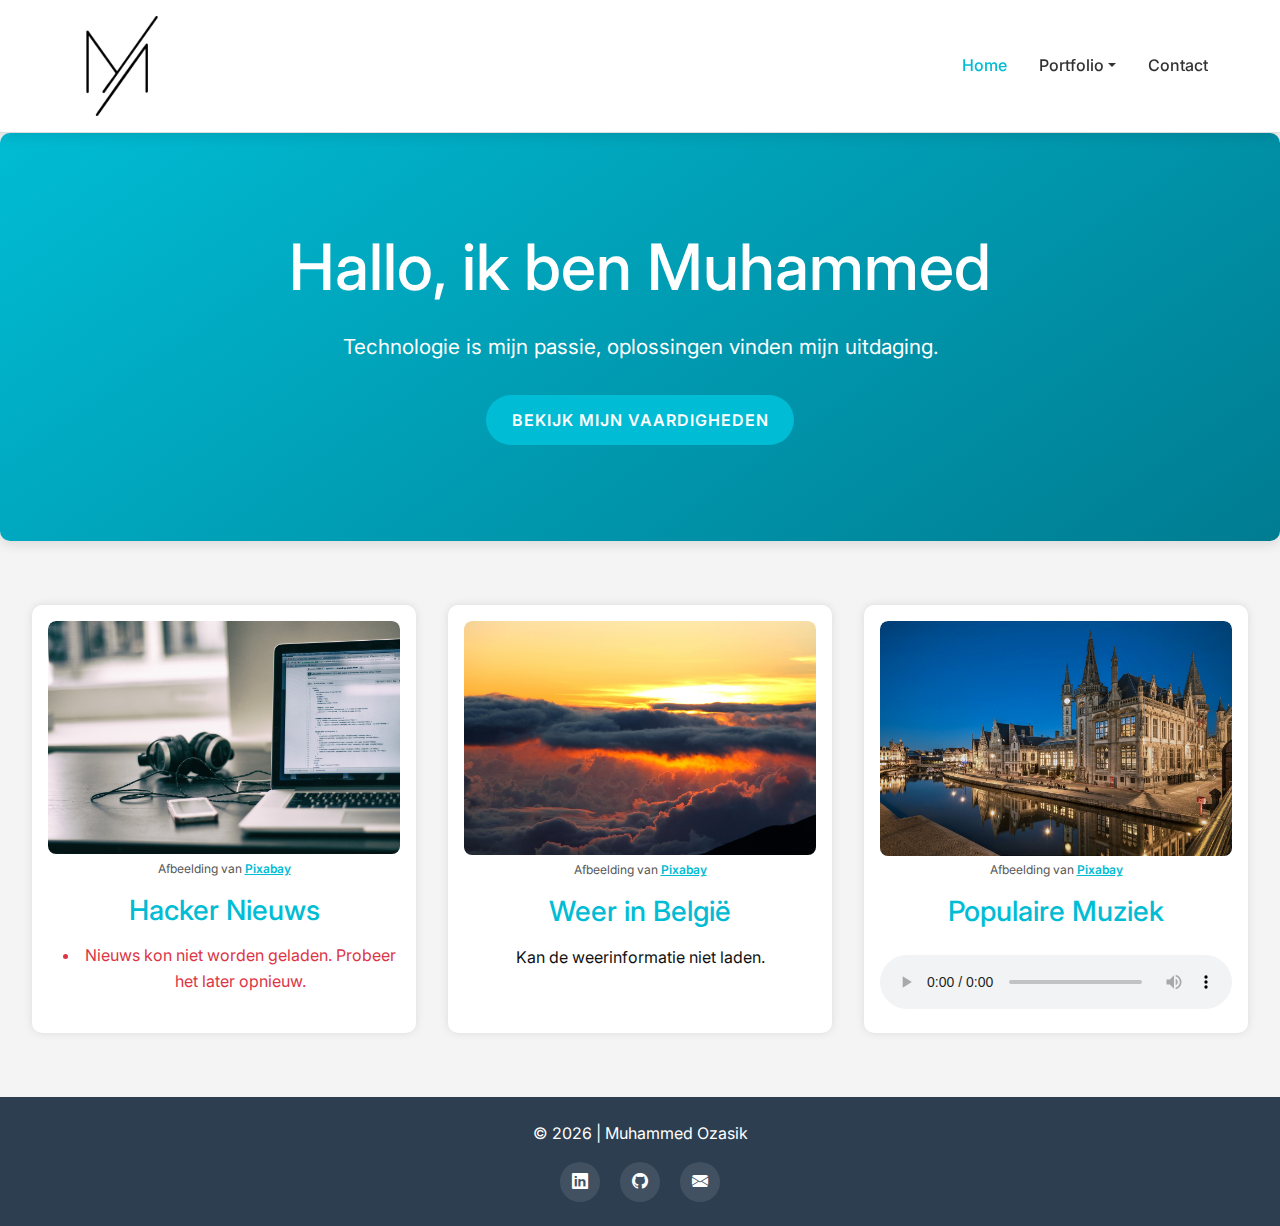
<file: index.html>
<!DOCTYPE html>
<html lang="nl">

<head>
  <meta charset="UTF-8" />
  <meta name="viewport" content="width=device-width, initial-scale=1.0" />
  <title>Mijn Portfolio</title>
  <!-- Bootstrap CSS -->
  <link href="https://cdn.jsdelivr.net/npm/bootstrap@5.3.3/dist/css/bootstrap.min.css" rel="stylesheet">

  <!-- Bootstrap Icons -->
  <link rel="stylesheet" href="https://cdn.jsdelivr.net/npm/bootstrap-icons@1.11.3/font/bootstrap-icons.min.css">

  <!-- Google Fonts -->
  <link href="https://fonts.googleapis.com/css2?family=Inter:wght@400;600;800&display=swap" rel="stylesheet">
  
  <!-- Custom CSS -->
  <link rel="stylesheet" href="css/reset.css" />
  <link rel="stylesheet" href="css/style.css" />
  <link href="https://fonts.googleapis.com/css2?family=Inter:wght@400;600;800&display=swap" rel="stylesheet">
</head>

<body>

  <header class="custom-header">
    <div class="custom-container">
      <a href="index.html">
        <img src="assets/images/logos/logo.png" alt="Mijn Logo" class="logo">
      </a>
      <nav>
        <a href="index.html" class="active">Home</a>
        <div class="dropdown">
          <button type="button" class="dropdown-toggle">Portfolio</button>
          <div class="dropdown-menu">
            <a href="over-mij.html">Over mij</a>
            <a href="vaardigheden.html">Vaardigheden</a>
            <a href="mijn-profielen.html">Mijn Profielen</a>
            <a href="netwinkel.html">NetWinkel</a>
            <a href="afrekenen.html">Afrekenen</a>
            <a href="mijn-top-locaties.html">Mijn Top Locaties</a>
          </div>
        </div>
        <a href="contact.html">Contact</a>
      </nav>
    </div>
  </header>


  <main>
    <section class="hero">
      <div class="hero-text">
        <h1>Hallo, ik ben <span>Muhammed</span></h1>
        <p>Technologie is mijn passie, oplossingen vinden mijn uitdaging.</p>
        <a href="vaardigheden.html" class="btn">Bekijk mijn vaardigheden</a>
      </div>
    </section>

    <section class="highlight-projects">
      <div class="projects-grid">
        <div class="project-card news-card">
  <figure class="project-figure">
    <img src="assets/images/news.jpg" alt="Nieuws afbeelding" />
    <figcaption>
      Afbeelding van <a href="https://pixabay.com/nl/photos/werk-programmeren-laptop-werkend-5801876/" target="_blank" rel="noopener noreferrer">Pixabay</a>
    </figcaption>
  </figure>
  <h3>Hacker Nieuws</h3>
  <ul id="nieuwsLijst">
    <li>Nieuws wordt geladen...</li>
  </ul>
</div>

<div class="project-card weer-card">
  <figure class="project-figure">
    <img src="assets/images/weer.jpg" alt="Weer afbeelding" />
    <figcaption>
      Afbeelding van <a href="https://pixabay.com/nl/photos/zonsopkomst-wolken-ochtend-sfeer-1282306/" target="_blank" rel="noopener noreferrer">Pixabay</a>
    </figcaption>
  </figure>
  <h3>Weer in België</h3>
  <p id="weer">Weerinformatie wordt geladen...</p>
</div>

<div class="project-card muziek-card">
  <figure class="project-figure">
    <img src="assets/images/muziek.jpg" alt="Muziek afbeelding" />
    <figcaption>
      Afbeelding van <a href="https://pixabay.com/nl/photos/dinant-huizen-waterkant-rivier-2220459/" target="_blank" rel="noopener noreferrer">Pixabay</a>
    </figcaption>
  </figure>
  <h3>Populaire Muziek</h3>
  <ul id="muzieklijst"></ul>
  <audio id="audioPlayer" controls style="width: 100%; margin-top: 10px;"></audio>
</div>

      </div>

    </section>
  </main>
  <footer class="text-center py-4">
    <div class="container">
      <p class="mb-3">&copy; <span id="huidigJaar"></span> | Muhammed Ozasik</p>
      <div class="social-icons">
        <a href="https://www.linkedin.com/in/muhammedozasik/" target="_blank"><i class="bi bi-linkedin"></i></a>
        <a href="https://github.com/MuhammedOzasik" target="_blank"><i class="bi bi-github"></i></a>
        <a href="mailto:muhammedozasik@gmail.com"><i class="bi bi-envelope-fill"></i></a>
      </div>
    </div>
  </footer>
  <!-- Custom JS -->
  <script src="js/scripts.js" defer></script>
  <script src="js/weer.js" defer></script>
  <script src="js/muziek.js" defer></script>
  <script src="js/news.js" defer></script>
</body>

</html>
</file>
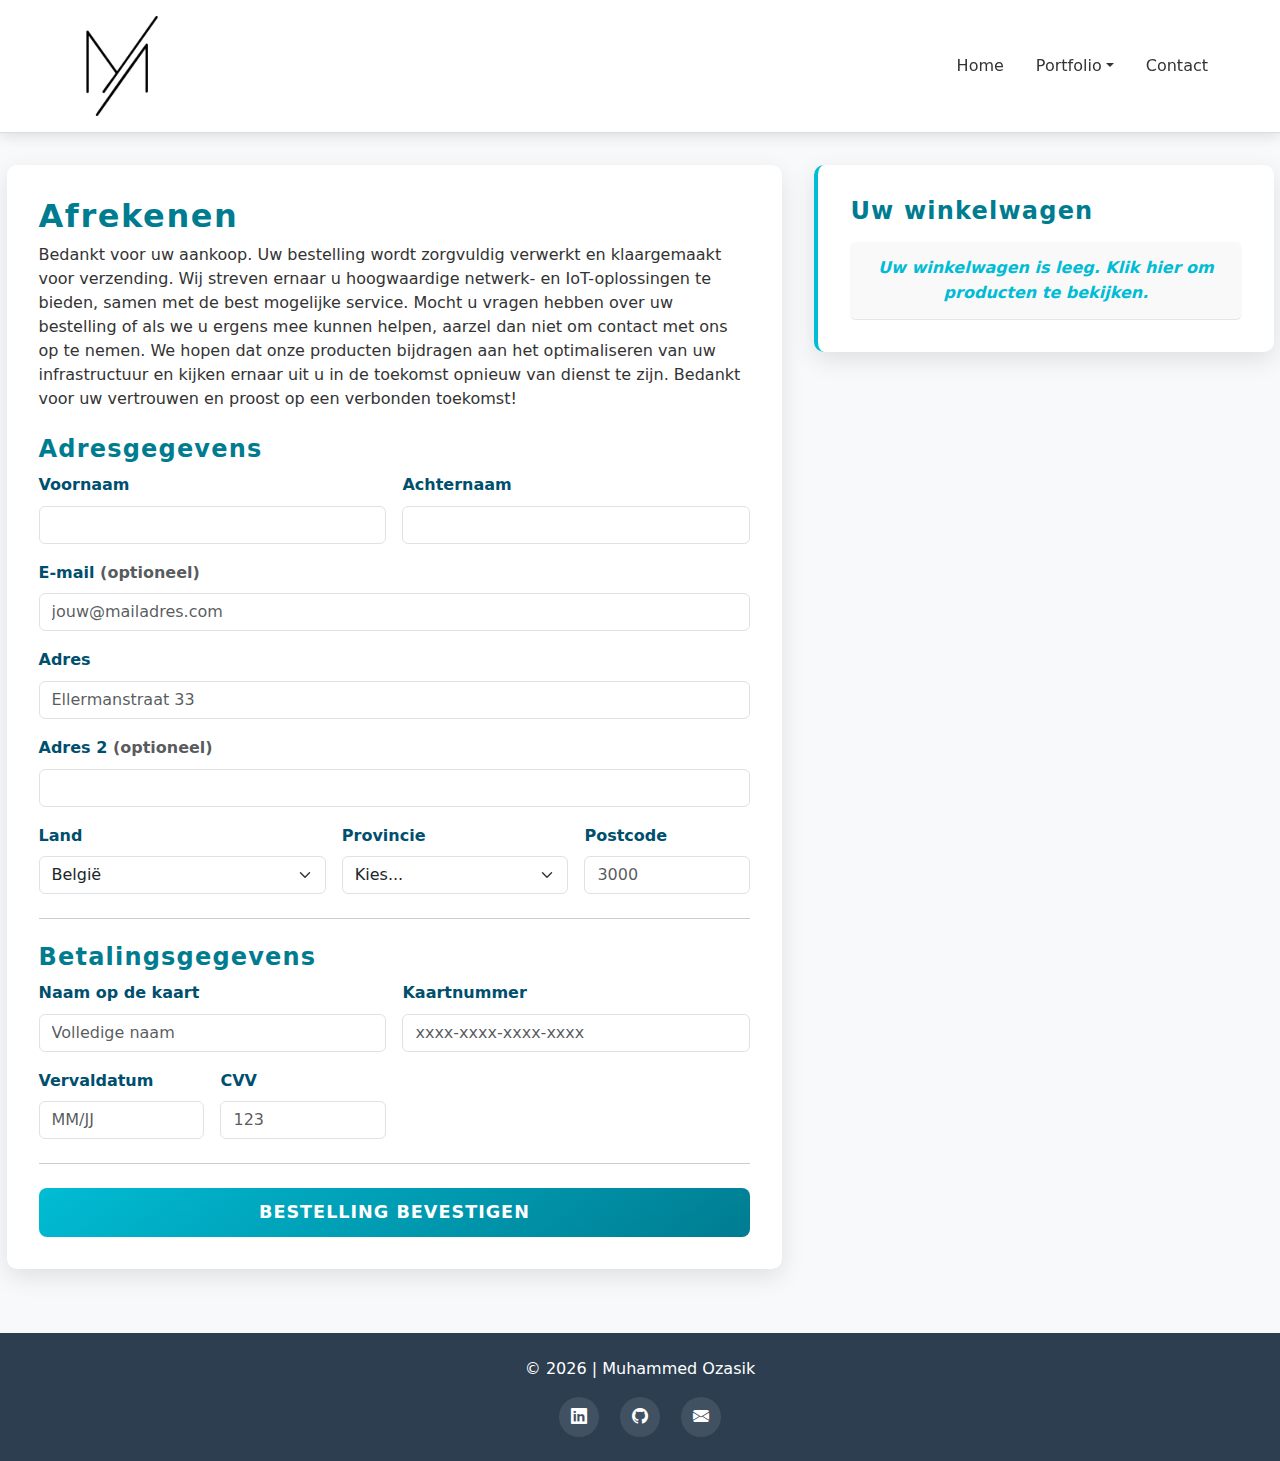
<file: afrekenen.html>
<!DOCTYPE html>
<html lang="nl-BE">

<head>
  <meta charset="UTF-8" />
  <meta name="viewport" content="width=device-width, initial-scale=1" />
  <title>Afrekenen | Mijn Portfolio</title>
  <!-- Bootstrap CSS -->
  <link href="https://cdn.jsdelivr.net/npm/bootstrap@5.3.3/dist/css/bootstrap.min.css" rel="stylesheet"
    crossorigin="anonymous" />

  <!-- Bootstrap Icons -->
  <link rel="stylesheet" href="https://cdn.jsdelivr.net/npm/bootstrap-icons@1.11.3/font/bootstrap-icons.min.css" />
  
  <!-- Custom CSS -->
  <link rel="stylesheet" href="css/reset.css" />
  <link rel="stylesheet" href="css/style.css" />
</head>

<body id="afrekenen">

  <header class="custom-header">
    <div class="custom-container">
      <a href="index.html">
        <img src="assets/images/logos/logo.png" alt="Mijn Logo" class="logo">
      </a>
      <nav>
        <a href="index.html">Home</a>
        <div class="dropdown">
          <button type="button" class="active dropdown-toggle">Portfolio</button>
          <div class="dropdown-menu">
            <a href="over-mij.html">Over mij</a>
            <a href="vaardigheden.html">Vaardigheden</a>
            <a href="mijn-profielen.html">Mijn Profielen</a>
            <a href="netwinkel.html">NetWinkel</a>
            <a href="afrekenen.html" class="active">Afrekenen</a>
            <a href="mijn-top-locaties.html">Mijn Top Locaties</a>
          </div>
        </div>
        <a href="contact.html">Contact</a>
      </nav>
    </div>
  </header>

  <div class="main-container">
    <div class="row afrekenen-layout">
      <main>
        <section>
          <h2>Afrekenen</h2>
          <p>
            Bedankt voor uw aankoop. Uw bestelling wordt zorgvuldig verwerkt en klaargemaakt voor verzending. Wij
            streven ernaar u hoogwaardige netwerk- en IoT-oplossingen te bieden, samen met de best mogelijke service.
            Mocht u vragen hebben over uw bestelling of als we u ergens mee kunnen helpen, aarzel dan niet om contact
            met ons op te nemen. We hopen dat onze producten bijdragen aan het optimaliseren van uw infrastructuur en
            kijken ernaar uit u in de toekomst opnieuw van dienst te zijn. Bedankt voor uw vertrouwen en proost op een
            verbonden toekomst!
          </p>
        </section>

        <section id="checkout-form" class="mt-4">
          <h4>Adresgegevens</h4>

          <form class="needs-validation" novalidate>
            <div class="row g-3">
              <div class="col-md-6">
                <label for="firstName" class="form-label">Voornaam</label>
                <input type="text" class="form-control" id="firstName" required />
                <div class="invalid-feedback">Gelieve uw voornaam in te geven.</div>
              </div>

              <div class="col-md-6">
                <label for="lastName" class="form-label">Achternaam</label>
                <input type="text" class="form-control" id="lastName" required />
                <div class="invalid-feedback">Gelieve uw achternaam in te geven.</div>
              </div>

              <div class="col-12">
                <label for="email" class="form-label">E-mail <span class="text-muted">(optioneel)</span></label>
                <input type="email" class="form-control" id="email" required placeholder="jouw@mailadres.com" />
                <div class="invalid-feedback">
                  Gelieve uw mailadres in te geven voor verzendingsdoeleinde.
                </div>
              </div>

              <div class="col-12">
                <label for="address" class="form-label">Adres</label>
                <input type="text" class="form-control" id="address" placeholder="Ellermanstraat 33" required />
                <div class="invalid-feedback">Gelieve uw adres in te geven.</div>
              </div>

              <div class="col-12">
                <label for="address2" class="form-label">Adres 2 <span class="text-muted">(optioneel)</span></label>
                <input type="text" class="form-control" id="address2" placeholder="" />
              </div>

              <div class="col-md-5">
                <label for="country" class="form-label">Land</label>
                <select class="form-select" id="country" required>
                  <option value="">Kies...</option>
                  <option value="belgium" selected>België</option>
                  <option value="netherlands">Nederland</option>
                  <option value="germany">Duitsland</option>
                </select>
                <div class="invalid-feedback">Gelieve uw land in te geven.</div>
              </div>

              <div class="col-md-4">
                <label for="state" class="form-label">Provincie</label>
                <select class="form-select" id="state" required>
                  <option value="">Kies...</option>
                  <option>Antwerpen</option>
                  <option>Vlaams-Brabant</option>
                  <option>Luik</option>
                </select>
                <div class="invalid-feedback">Gelieve uw provincie in te geven.</div>
              </div>

              <div class="col-md-3">
                <label for="zip" class="form-label">Postcode</label>
                <input type="text" class="form-control" id="zip" placeholder="3000" required />
                <div class="invalid-feedback">Gelieve uw postcode in te geven.</div>
              </div>
            </div>

            <hr class="my-4" />

            <h4>Betalingsgegevens</h4>

            <div class="row g-3">
              <div class="col-md-6">
                <label for="cc-name" class="form-label">Naam op de kaart</label>
                <input type="text" class="form-control" id="cc-name" placeholder="Volledige naam" required />
                <div class="invalid-feedback">Gelieve de naam op de kaart in te vullen.</div>
              </div>

              <div class="col-md-6">
                <label for="cc-number" class="form-label">Kaartnummer</label>
                <input type="text" class="form-control" id="cc-number" placeholder="xxxx-xxxx-xxxx-xxxx" required />
                <div class="invalid-feedback">Gelieve het kaartnummer in te vullen.</div>
              </div>

              <div class="col-md-3">
                <label for="cc-expiration" class="form-label">Vervaldatum</label>
                <input type="text" class="form-control" id="cc-expiration" placeholder="MM/JJ" required />
                <div class="invalid-feedback">Gelieve de vervaldatum in te vullen.</div>
              </div>

              <div class="col-md-3">
                <label for="cc-cvv" class="form-label">CVV</label>
                <input type="text" class="form-control" id="cc-cvv" placeholder="123" required />
                <div class="invalid-feedback">Gelieve de CVV in te vullen.</div>
              </div>
            </div>

            <hr class="my-4" />

            <button class="w-100 btn btn-primary btn-lg" type="submit">Bestelling bevestigen</button>
          </form>
        </section>
      </main>

      <aside>
        <h4>Uw winkelwagen</h4>
        <ul id="cart-items"></ul>
      </aside>
    </div>
  </div>
  <footer class="text-center py-4">
    <div class="container">
      <p class="mb-3">&copy; <span id="huidigJaar"></span> | Muhammed Ozasik</p>
      <div class="social-icons">
        <a href="https://www.linkedin.com/in/muhammedozasik/" target="_blank"><i class="bi bi-linkedin"></i></a>
        <a href="https://github.com/MuhammedOzasik" target="_blank"><i class="bi bi-github"></i></a>
        <a href="mailto:muhammedozasik@gmail.com"><i class="bi bi-envelope-fill"></i></a>
      </div>
    </div>
  </footer>
  <!-- Custom JS -->
  <script src="js/form-validation.js" defer></script>
  <script src="js/scripts.js" defer></script>
</body>

</html>
</file>
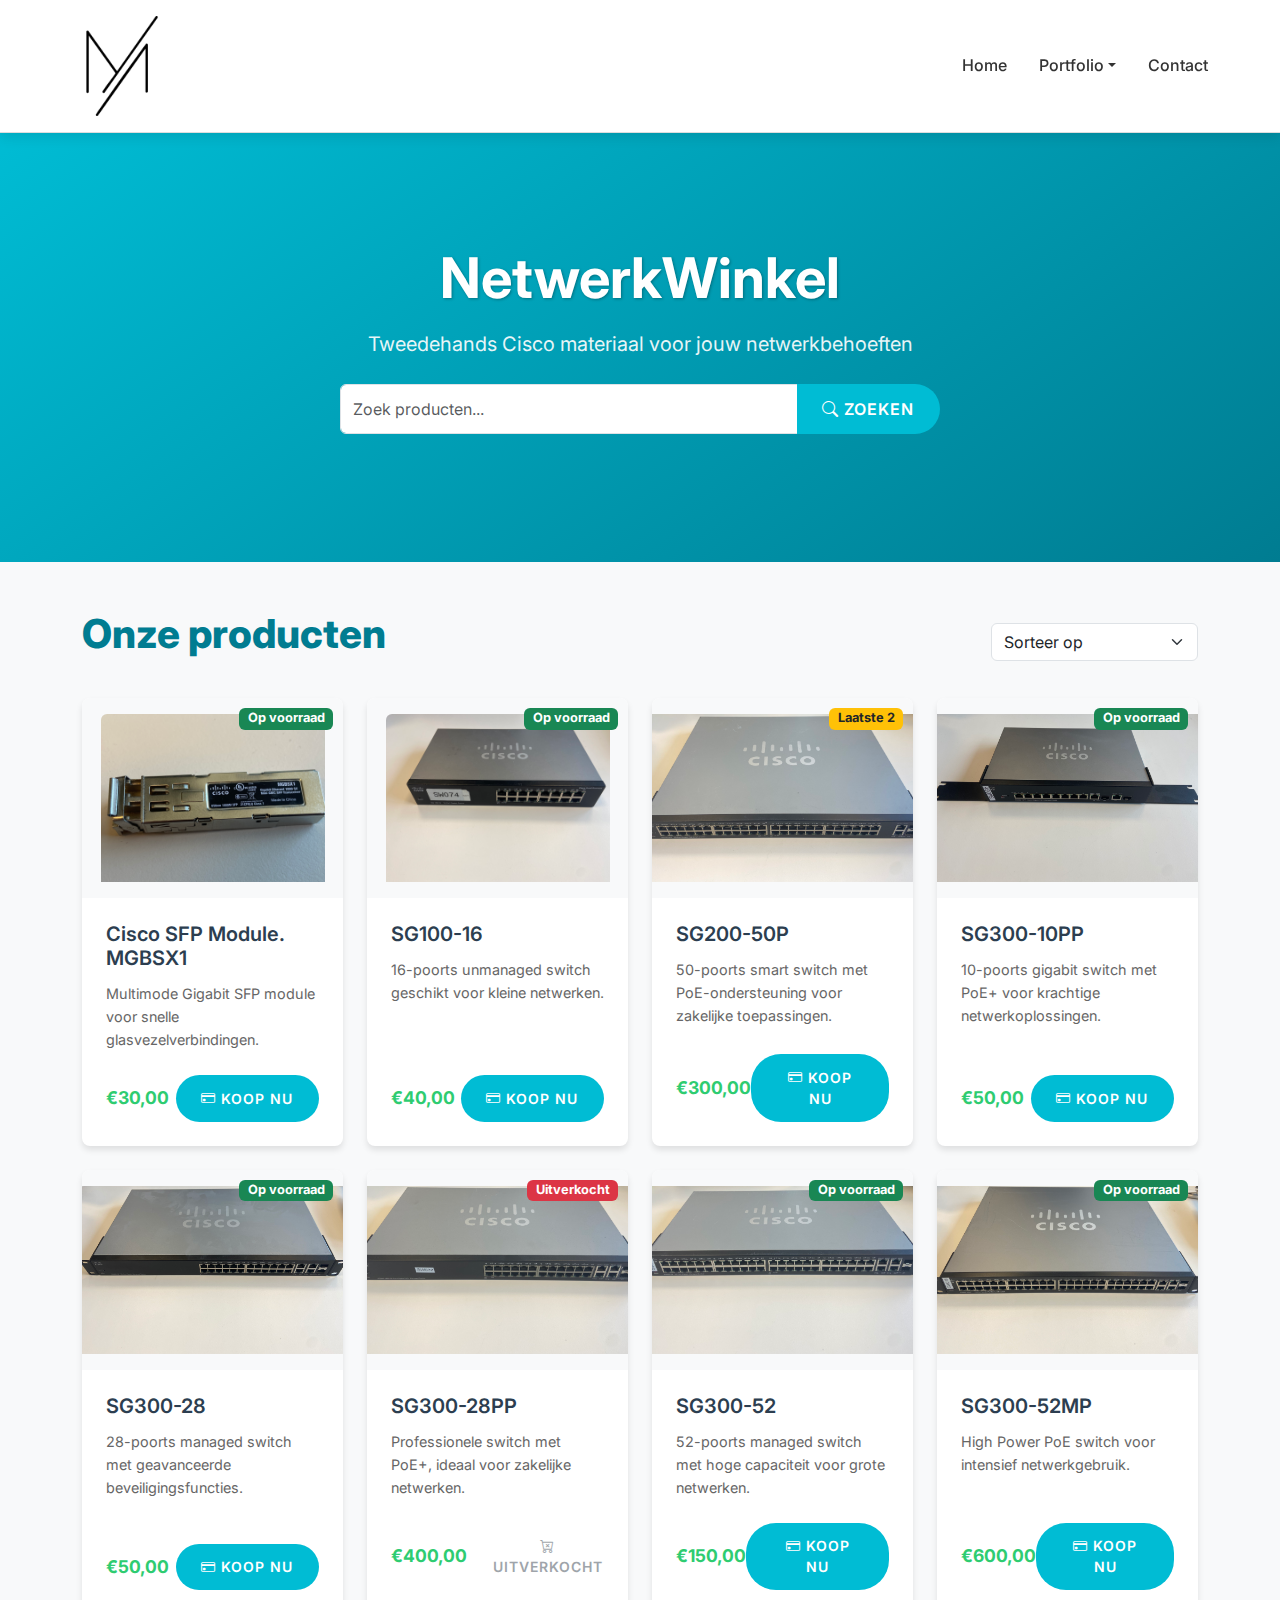
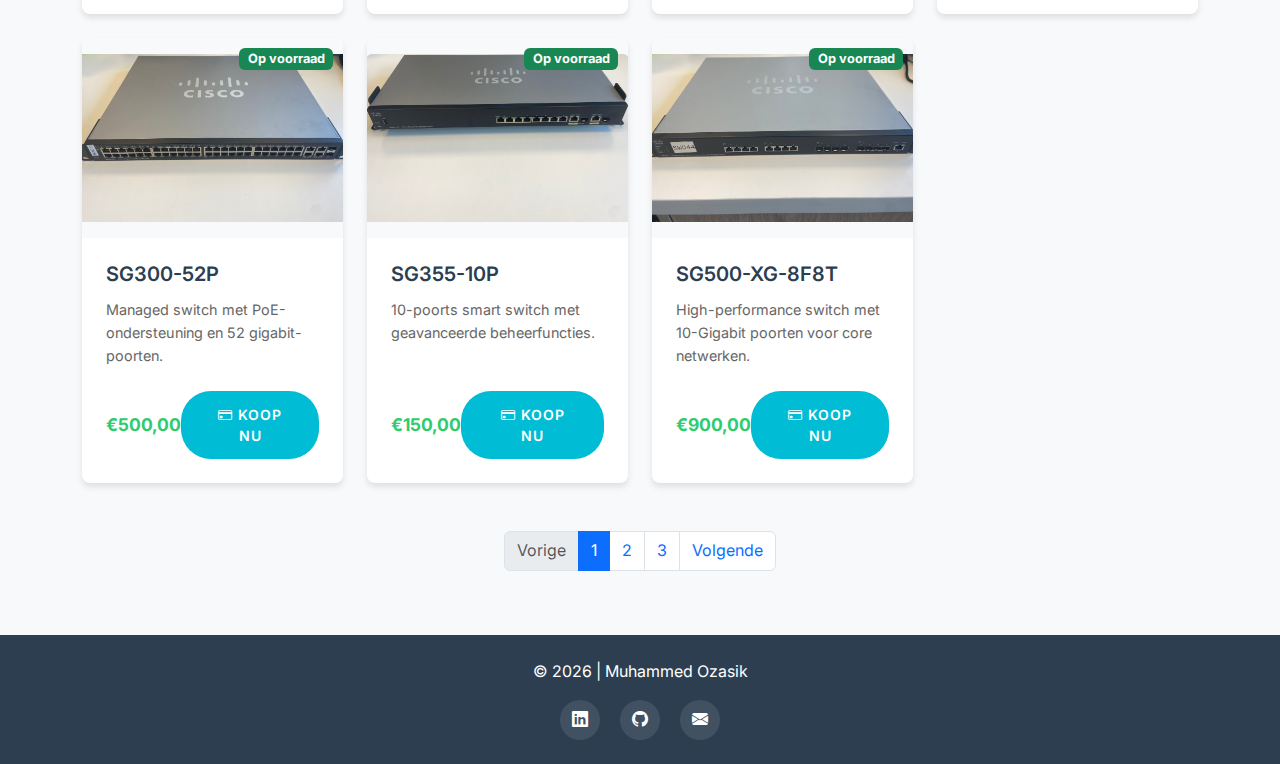
<file: netwinkel.html>
<!DOCTYPE html>
<html lang="nl">

<head>
  <meta charset="UTF-8">
  <meta name="viewport" content="width=device-width, initial-scale=1.0">
  <title>NetWinkel | Mijn Portfolio</title>
  <!-- Bootstrap CSS -->
  <link href="https://cdn.jsdelivr.net/npm/bootstrap@5.3.3/dist/css/bootstrap.min.css" rel="stylesheet">
  
  <!-- Bootstrap Icons -->
  <link rel="stylesheet" href="https://cdn.jsdelivr.net/npm/bootstrap-icons@1.11.3/font/bootstrap-icons.min.css">

  <!-- Google Fonts -->
  <link href="https://fonts.googleapis.com/css2?family=Inter:wght@400;600;800&display=swap" rel="stylesheet">

  <!-- Custom CSS -->
  <link rel="stylesheet" href="css/reset.css" />
  <link rel="stylesheet" href="css/style.css">
</head>

<body>

  <header class="custom-header">
    <div class="custom-container">
      <a href="index.html">
        <img src="assets/images/logos/logo.png" alt="Mijn Logo" class="logo">
      </a>
      <nav>
        <a href="index.html">Home</a>
        <div class="dropdown">
          <button type="button" class="active dropdown-toggle">Portfolio</button>
          <div class="dropdown-menu">
            <a href="over-mij.html">Over mij</a>
            <a href="vaardigheden.html">Vaardigheden</a>
            <a href="mijn-profielen.html">Mijn Profielen</a>
            <a href="netwinkel.html" class="active">NetWinkel</a>
            <a href="afrekenen.html">Afrekenen</a>
            <a href="mijn-top-locaties.html">Mijn Top Locaties</a>
          </div>
        </div>
        <a href="contact.html">Contact</a>
      </nav>
    </div>
  </header>

  <!-- Modern Hero Section -->
  <section class="netwinkel-hero">
    <div class="container text-center py-5">
      <h1 class="display-4 fw-bold mb-3">NetwerkWinkel</h1>
      <p class="lead mb-4">Tweedehands Cisco materiaal voor jouw netwerkbehoeften</p>
      <div class="hero-search">
        <div class="input-group mb-3">
          <input type="text" class="form-control" placeholder="Zoek producten..." aria-label="Search products">
          <button class="btn btn-primary" type="button">
            <i class="bi bi-search"></i> Zoeken
          </button>
        </div>
      </div>
    </div>
  </section>

  <!-- Main Content -->
  <main class="netwinkel-main py-5">
    <div class="container">
      <div class="row mb-4">
        <div class="col-12">
          <div class="d-flex justify-content-between align-items-center">
            <h2 class="section-title">Onze producten</h2>
            <div class="sorting">
              <select class="form-select">
                <option selected>Sorteer op</option>
                <option value="1">Prijs: Laag naar hoog</option>
                <option value="2">Prijs: Hoog naar laag</option>
                <option value="3">Meest populair</option>
              </select>
            </div>
          </div>
        </div>
      </div>

      <div class="row g-4">
        <!-- Product Card 1 -->
        <div class="col-md-4 col-lg-3">
          <article class="netwinkel-card">
            <div class="card-img-container">
              <img src="assets/images/netwinkel/Cisco SFP Module MGBSX1.jpg" class="card-img-top"
                alt="Cisco SFP Module MGBSX1">
              <span class="badge bg-success">Op voorraad</span>
            </div>
            <div class="card-body">
              <h5 class="card-title">Cisco SFP Module. MGBSX1</h5>
              <p class="card-text">Multimode Gigabit SFP module voor snelle glasvezelverbindingen.</p>
              <div class="d-flex justify-content-between align-items-center">
                <p class="price">€30,00</p>
                <a href="afrekenen.html?product=Cisco+SFP+Module+MGBSX1&price=30" class="btn btn-primary btn-sm">
                  <i class="bi bi-credit-card"></i> Koop nu
                </a>
              </div>
            </div>
          </article>
        </div>

        <!-- Product Card 2 -->
        <div class="col-md-4 col-lg-3">
          <article class="netwinkel-card">
            <div class="card-img-container">
              <img src="assets/images/netwinkel/SG100-16.jpg" class="card-img-top" alt="SG100-16">
              <span class="badge bg-success">Op voorraad</span>
            </div>
            <div class="card-body">
              <h5 class="card-title">SG100-16</h5>
              <p class="card-text">16-poorts unmanaged switch geschikt voor kleine netwerken.</p>
              <div class="d-flex justify-content-between align-items-center">
                <p class="price">€40,00</p>
                <a href="afrekenen.html?product=SG100-16&price=40" class="btn btn-primary btn-sm">
                  <i class="bi bi-credit-card"></i> Koop nu
                </a>
              </div>
            </div>
          </article>
        </div>

        <!-- Product Card 3 -->
        <div class="col-md-4 col-lg-3">
          <article class="netwinkel-card">
            <div class="card-img-container">
              <img src="assets/images/netwinkel/SG200-50P.jpg" class="card-img-top" alt="SG200-50P">
              <span class="badge bg-warning text-dark">Laatste 2</span>
            </div>
            <div class="card-body">
              <h5 class="card-title">SG200-50P</h5>
              <p class="card-text">50-poorts smart switch met PoE-ondersteuning voor zakelijke toepassingen.</p>
              <div class="d-flex justify-content-between align-items-center">
                <p class="price">€300,00</p>
                <a href="afrekenen.html?product=SG200-50P&price=300" class="btn btn-primary btn-sm">
                  <i class="bi bi-credit-card"></i> Koop nu
                </a>
              </div>
            </div>
          </article>
        </div>

        <!-- Product Card 4 -->
        <div class="col-md-4 col-lg-3">
          <article class="netwinkel-card">
            <div class="card-img-container">
              <img src="assets/images/netwinkel/SG300-10PP.jpg" class="card-img-top" alt="SG300-10PP">
              <span class="badge bg-success">Op voorraad</span>
            </div>
            <div class="card-body">
              <h5 class="card-title">SG300-10PP</h5>
              <p class="card-text">10-poorts gigabit switch met PoE+ voor krachtige netwerkoplossingen.</p>
              <div class="d-flex justify-content-between align-items-center">
                <p class="price">€50,00</p>
                <a href="afrekenen.html?product=SG300-10PP&price=50" class="btn btn-primary btn-sm">
                  <i class="bi bi-credit-card"></i> Koop nu
                </a>
              </div>
            </div>
          </article>
        </div>

        <!-- Product Card 5 -->
        <div class="col-md-4 col-lg-3">
          <article class="netwinkel-card">
            <div class="card-img-container">
              <img src="assets/images/netwinkel/SG300-28.jpg" class="card-img-top" alt="SG300-28">
              <span class="badge bg-success">Op voorraad</span>
            </div>
            <div class="card-body">
              <h5 class="card-title">SG300-28</h5>
              <p class="card-text">28-poorts managed switch met geavanceerde beveiligingsfuncties.</p>
              <div class="d-flex justify-content-between align-items-center">
                <p class="price">€50,00</p>
                <a href="afrekenen.html?product=SG300-28&price=50" class="btn btn-primary btn-sm">
                  <i class="bi bi-credit-card"></i> Koop nu
                </a>
              </div>
            </div>
          </article>
        </div>

        <!-- Product Card 6 (Uitverkocht) -->
        <div class="col-md-4 col-lg-3">
          <article class="netwinkel-card">
            <div class="card-img-container">
              <img src="assets/images/netwinkel/SG300-28PP.jpg" class="card-img-top" alt="SG300-28PP">
              <span class="badge bg-danger">Uitverkocht</span>
            </div>
            <div class="card-body">
              <h5 class="card-title">SG300-28PP</h5>
              <p class="card-text">Professionele switch met PoE+, ideaal voor zakelijke netwerken.</p>
              <div class="d-flex justify-content-between align-items-center">
                <p class="price">€400,00</p>
                <button class="btn btn-outline-secondary btn-sm" disabled>
                  <i class="bi bi-cart-x"></i> Uitverkocht
                </button>
              </div>
            </div>
          </article>
        </div>

        <!-- Product Card 7 -->
        <div class="col-md-4 col-lg-3">
          <article class="netwinkel-card">
            <div class="card-img-container">
              <img src="assets/images/netwinkel/SG300-52.jpg" class="card-img-top" alt="SG300-52">
              <span class="badge bg-success">Op voorraad</span>
            </div>
            <div class="card-body">
              <h5 class="card-title">SG300-52</h5>
              <p class="card-text">52-poorts managed switch met hoge capaciteit voor grote netwerken.</p>
              <div class="d-flex justify-content-between align-items-center">
                <p class="price">€150,00</p>
                <a href="afrekenen.html?product=SG300-52&price=150" class="btn btn-primary btn-sm">
                  <i class="bi bi-credit-card"></i> Koop nu
                </a>
              </div>
            </div>
          </article>
        </div>

        <!-- Product Card 8 -->
        <div class="col-md-4 col-lg-3">
          <article class="netwinkel-card">
            <div class="card-img-container">
              <img src="assets/images/netwinkel/SG300-52MP.jpg" class="card-img-top" alt="SG300-52MP">
              <span class="badge bg-success">Op voorraad</span>
            </div>
            <div class="card-body">
              <h5 class="card-title">SG300-52MP</h5>
              <p class="card-text">High Power PoE switch voor intensief netwerkgebruik.</p>
              <div class="d-flex justify-content-between align-items-center">
                <p class="price">€600,00</p>
                <a href="afrekenen.html?product=SG300-52MP&price=600" class="btn btn-primary btn-sm">
                  <i class="bi bi-credit-card"></i> Koop nu
                </a>
              </div>
            </div>
          </article>
        </div>

        <!-- Product Card 9 -->
        <div class="col-md-4 col-lg-3">
          <article class="netwinkel-card">
            <div class="card-img-container">
              <img src="assets/images/netwinkel/SG300-52P.jpg" class="card-img-top" alt="SG300-52P">
              <span class="badge bg-success">Op voorraad</span>
            </div>
            <div class="card-body">
              <h5 class="card-title">SG300-52P</h5>
              <p class="card-text">Managed switch met PoE-ondersteuning en 52 gigabit-poorten.</p>
              <div class="d-flex justify-content-between align-items-center">
                <p class="price">€500,00</p>
                <a href="afrekenen.html?product=SG300-52P&price=500" class="btn btn-primary btn-sm">
                  <i class="bi bi-credit-card"></i> Koop nu
                </a>
              </div>
            </div>
          </article>
        </div>

        <!-- Product Card 10 -->
        <div class="col-md-4 col-lg-3">
          <article class="netwinkel-card">
            <div class="card-img-container">
              <img src="assets/images/netwinkel/SG355-10P.jpg" class="card-img-top" alt="SG355-10P">
              <span class="badge bg-success">Op voorraad</span>
            </div>
            <div class="card-body">
              <h5 class="card-title">SG355-10P</h5>
              <p class="card-text">10-poorts smart switch met geavanceerde beheerfuncties.</p>
              <div class="d-flex justify-content-between align-items-center">
                <p class="price">€150,00</p>
                <a href="afrekenen.html?product=SG355-10P&price=150" class="btn btn-primary btn-sm">
                  <i class="bi bi-credit-card"></i> Koop nu
                </a>
              </div>
            </div>
          </article>
        </div>

        <!-- Product Card 11 -->
        <div class="col-md-4 col-lg-3">
          <article class="netwinkel-card">
            <div class="card-img-container">
              <img src="assets/images/netwinkel/SG500-XG-8F8T.jpg" class="card-img-top" alt="SG500-XG-8F8T">
              <span class="badge bg-success">Op voorraad</span>
            </div>
            <div class="card-body">
              <h5 class="card-title">SG500-XG-8F8T</h5>
              <p class="card-text">High-performance switch met 10-Gigabit poorten voor core netwerken.</p>
              <div class="d-flex justify-content-between align-items-center">
                <p class="price">€900,00</p>
                <a href="afrekenen.html?product=SG500-XG-8F8T&price=900" class="btn btn-primary btn-sm">
                  <i class="bi bi-credit-card"></i> Koop nu
                </a>
              </div>
            </div>
          </article>
        </div>
      </div>

      <!-- Pagination -->
      <nav aria-label="Page navigation" class="mt-5">
        <ul class="pagination justify-content-center">
          <li class="page-item disabled">
            <a class="page-link" href="#" tabindex="-1" aria-disabled="true">Vorige</a>
          </li>
          <li class="page-item active"><a class="page-link" href="#">1</a></li>
          <li class="page-item"><a class="page-link" href="#">2</a></li>
          <li class="page-item"><a class="page-link" href="#">3</a></li>
          <li class="page-item">
            <a class="page-link" href="#">Volgende</a>
          </li>
        </ul>
      </nav>
    </div>
  </main>
  <footer class="text-center py-4">
    <div class="container">
      <p class="mb-3">&copy; <span id="huidigJaar"></span> | Muhammed Ozasik</p>
      <div class="social-icons">
        <a href="https://www.linkedin.com/in/muhammedozasik/" target="_blank"><i class="bi bi-linkedin"></i></a>
        <a href="https://github.com/MuhammedOzasik" target="_blank"><i class="bi bi-github"></i></a>
        <a href="mailto:muhammedozasik@gmail.com"><i class="bi bi-envelope-fill"></i></a>
      </div>
    </div>
  </footer>
  <!-- Bootstrap JS -->
  <script src="https://cdn.jsdelivr.net/npm/bootstrap@5.3.3/dist/js/bootstrap.bundle.min.js"></script>

  <!-- Custom JS -->
  <script src="js/scripts.js" defer></script>
</body>

</html>
</file>
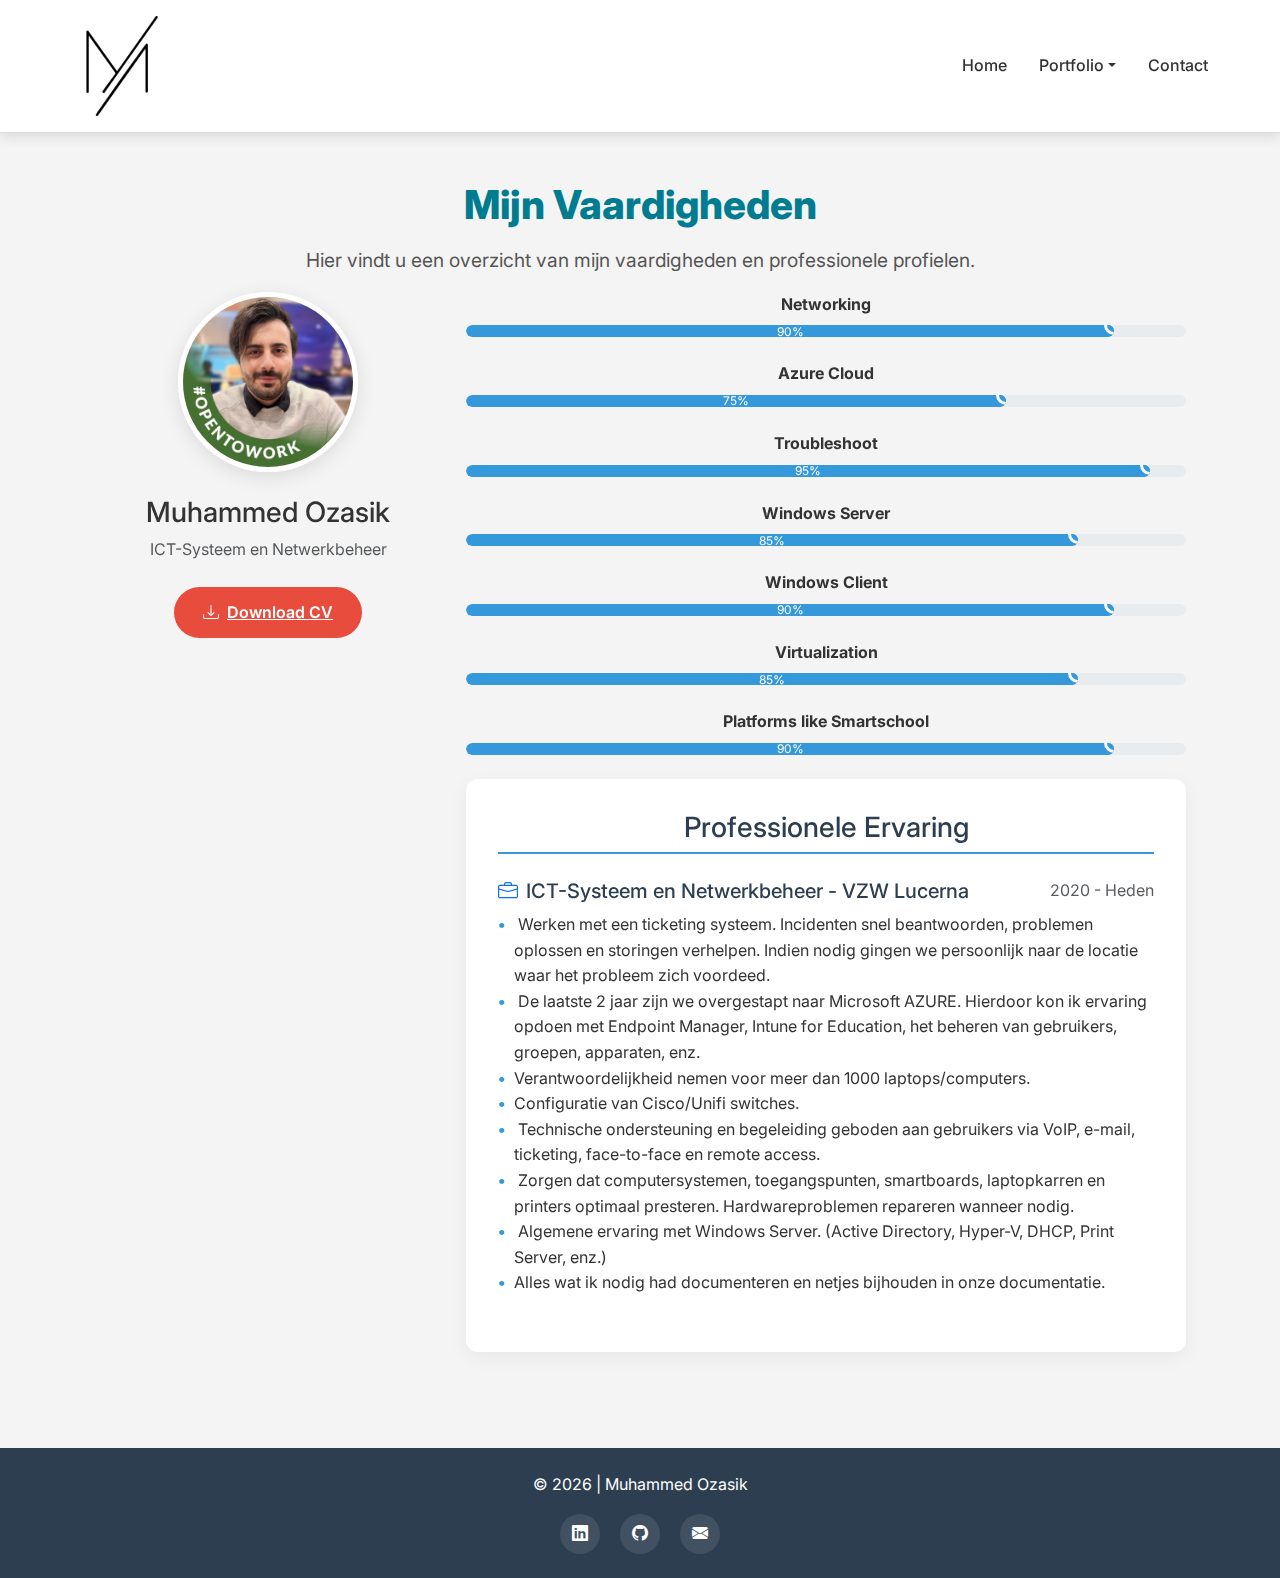
<file: vaardigheden.html>
<!DOCTYPE html>
<html lang="nl">

<head>
  <meta charset="UTF-8" />
  <meta name="viewport" content="width=device-width, initial-scale=1.0" />
  <title>Vaardigheden | Mijn Portfolio</title>
  <!-- Bootstrap CSS -->
  <link href="https://cdn.jsdelivr.net/npm/bootstrap@5.3.3/dist/css/bootstrap.min.css" rel="stylesheet">

  <!-- Bootstrap Icons -->
  <link rel="stylesheet" href="https://cdn.jsdelivr.net/npm/bootstrap-icons@1.11.3/font/bootstrap-icons.min.css">

  <!-- Google Fonts -->
  <link href="https://fonts.googleapis.com/css2?family=Inter:wght@400;600;800&display=swap" rel="stylesheet">

  <!-- AOS Animation -->
  <link href="https://unpkg.com/aos@2.3.1/dist/aos.css" rel="stylesheet">

  <!-- Custom CSS -->
  <link rel="stylesheet" href="css/reset.css" />
  <link rel="stylesheet" href="css/style.css" />
</head>

<body>

  <header class="custom-header">
    <div class="custom-container">
      <a href="index.html">
        <img src="assets/images/logos/logo.png" alt="Mijn Logo" class="logo">
      </a>
      <nav>
        <a href="index.html">Home</a>
        <div class="dropdown">
          <button type="button" class="active dropdown-toggle">Portfolio</button>
          <div class="dropdown-menu">
            <a href="over-mij.html">Over mij</a>
            <a href="vaardigheden.html" class="active">Vaardigheden</a>
            <a href="mijn-profielen.html">Mijn Profielen</a>
            <a href="netwinkel.html">NetWinkel</a>
            <a href="afrekenen.html">Afrekenen</a>
            <a href="mijn-top-locaties.html">Mijn Top Locaties</a>
          </div>
        </div>
        <a href="contact.html">Contact</a>
      </nav>
    </div>
  </header>

  <!-- Mobile Menu -->
  <div class="offcanvas offcanvas-end" tabindex="-1" id="mobileMenu">
    <div class="offcanvas-header">
      <h5 class="offcanvas-title">Menu</h5>
      <button type="button" class="btn-close" data-bs-dismiss="offcanvas"></button>
    </div>
    <div class="offcanvas-body">
      <nav class="d-flex flex-column">
        <a href="index.html" class="py-2">Home</a>
        <div class="dropdown py-2">
          <button class="dropdown-toggle w-100 text-start" type="button" data-bs-toggle="dropdown">
            Portfolio
          </button>
          <ul class="dropdown-menu w-100">
            <li><a class="dropdown-item" href="over-mij.html">Over mij</a></li>
            <li><a class="dropdown-item active" href="vaardigheden.html">Vaardigheden</a></li>
            <li><a class="dropdown-item" href="project3.html">Mijn ervaringen</a></li>
            <li><a class="dropdown-item" href="mijn-profielen.html">Mijn Profielen</a></li>
            <li><a class="dropdown-item" href="netwinkel.html">NetWinkel</a></li>
            <li><a class="dropdown-item" href="afrekenen.html">Afrekenen</a></li>
          </ul>
        </div>
        <a href="contact.html" class="py-2">Contact</a>
      </nav>
    </div>
  </div>
  <main class="container py-5">
   <div class="container text-center">
        <h1 class="section-title">Mijn Vaardigheden</h1>
        <p class="section-subtitle">Hier vindt u een overzicht van mijn vaardigheden en professionele profielen.</p>

    <div class="row">
      <div class="col-lg-4 text-center mb-5" data-aos="fade-right">
        <img src="assets/images/logos/linkedin-foto.jpeg" alt="Profiel Foto" class="profile-circle mb-4">
        <h3 class="mb-2">Muhammed Ozasik</h3>
        <p class="text-muted mb-4">ICT-Systeem en Netwerkbeheer</p>
        <a href="assets/uploads/CV_Muhammed_Ozasik.pdf" class="cv-download-btn" target="_blank" download>
          <i class="bi bi-download"></i> Download CV
        </a>
      </div>

      <div class="col-lg-8" data-aos="fade-left">
        <div class="skills-section mb-5">
          <div class="skill-category mb-4">
            <div class="skill-category">
              <div class="mb-4">
                <label class="form-label fw-bold">Networking</label>
                <div class="progress">
                  <div class="progress-bar" role="progressbar" style="width: 0;" data-fill="90%">90%</div>
                </div>
              </div>

              <div class="mb-4">
                <label class="form-label fw-bold">Azure Cloud</label>
                <div class="progress">
                  <div class="progress-bar" role="progressbar" style="width: 0;" data-fill="75%">75%</div>
                </div>
              </div>

              <div class="mb-4">
                <label class="form-label fw-bold">Troubleshoot</label>
                <div class="progress">
                  <div class="progress-bar" role="progressbar" style="width: 0;" data-fill="95%">95%</div>
                </div>
              </div>

              <div class="mb-4">
                <label class="form-label fw-bold">Windows Server</label>
                <div class="progress">
                  <div class="progress-bar" role="progressbar" style="width: 0;" data-fill="85%">85%</div>
                </div>
              </div>

              <div class="mb-4">
                <label class="form-label fw-bold">Windows Client</label>
                <div class="progress">
                  <div class="progress-bar" role="progressbar" style="width: 0;" data-fill="90%">90%</div>
                </div>
              </div>

              <div class="mb-4">
                <label class="form-label fw-bold">Virtualization</label>
                <div class="progress">
                  <div class="progress-bar" role="progressbar" style="width: 0;" data-fill="85%">85%</div>
                </div>
              </div>

              <div class="mb-4">
                <label class="form-label fw-bold">Platforms like Smartschool</label>
                <div class="progress">
                  <div class="progress-bar" role="progressbar" style="width: 0;" data-fill="90%">90%</div>
                </div>
              </div>
            </div>
          </div>
<div class="cv-section">
  <h3 class="mb-4">Professionele Ervaring</h3>

  <div class="mb-4">
    <div class="d-flex justify-content-between align-items-center flex-wrap mb-2">
      <h5 class="d-flex align-items-center mb-0">
        <i class="bi bi-briefcase me-2 text-primary"></i>
        ICT-Systeem en Netwerkbeheer - VZW Lucerna
      </h5>
      <p class="text-muted mb-0 ms-3">2020 - Heden</p>
    </div>

    <ul class="ps-3">
      <li>
        Werken met een ticketing systeem. Incidenten snel beantwoorden, problemen oplossen en storingen verhelpen.
        Indien nodig gingen we persoonlijk naar de locatie waar het probleem zich voordeed.
      </li>
      <li>
        De laatste 2 jaar zijn we overgestapt naar Microsoft AZURE. Hierdoor kon ik ervaring opdoen met Endpoint Manager,
        Intune for Education, het beheren van gebruikers, groepen, apparaten, enz.
      </li>
      <li>Verantwoordelijkheid nemen voor meer dan 1000 laptops/computers.</li>
      <li>Configuratie van Cisco/Unifi switches.</li>
      <li>
        Technische ondersteuning en begeleiding geboden aan gebruikers via VoIP, e-mail, ticketing,
        face-to-face en remote access.
      </li>
      <li>
        Zorgen dat computersystemen, toegangspunten, smartboards, laptopkarren en printers optimaal presteren.
        Hardwareproblemen repareren wanneer nodig.
      </li>
      <li>
        Algemene ervaring met Windows Server. (Active Directory, Hyper-V, DHCP, Print Server, enz.)
      </li>
      <li>Alles wat ik nodig had documenteren en netjes bijhouden in onze documentatie.</li>
    </ul>
  </div>
</div>

        </div>
      </div>
  </main>

  <footer class="text-center py-4">
    <div class="container">
      <p class="mb-3">&copy; <span id="huidigJaar"></span> | Muhammed Ozasik</p>
      <div class="social-icons">
        <a href="https://www.linkedin.com/in/muhammedozasik/" target="_blank"><i class="bi bi-linkedin"></i></a>
        <a href="https://github.com/MuhammedOzasik" target="_blank"><i class="bi bi-github"></i></a>
        <a href="mailto:muhammedozasik@gmail.com"><i class="bi bi-envelope-fill"></i></a>
      </div>
    </div>
  </footer>

  <!-- Bootstrap JS -->
  <script src="https://cdn.jsdelivr.net/npm/bootstrap@5.3.3/dist/js/bootstrap.bundle.min.js"></script>

  <!-- AOS Animation -->
  <script src="https://unpkg.com/aos@2.3.1/dist/aos.js"></script>

  <!-- Custom JS -->
  <script src="js/scripts.js" defer></script>
  <script src="js/aos.js" defer></script>
</body>

</html>
</file>
<file: css/style.css>
/* style.css */
/* ================ LAYOUT ================ */
.custom-container {
  max-width: 1200px;
  margin: auto;
  padding: 0 2rem;
}

/* ================ HEADER ================ */
.custom-header {
  background-color: var(--white);
  box-shadow: 0 4px 12px rgba(0, 0, 0, 0.1);
  position: sticky;
  top: 0;
  z-index: 100;
  padding: 1rem 0;
  width: 100%;
  border-bottom: 1px solid var(--border-color);
}

.custom-header .custom-container {
  display: flex;
  align-items: center;
  justify-content: space-between;
}

.custom-header .logo {
  height: 100px;
  object-fit: contain;
  transition: transform 0.3s;
}

.logo:hover {
  transform: scale(1.05);
}

/* ================ NAVIGATION ================ */
.custom-header nav {
  display: flex;
  gap: 2rem;
}

.custom-header nav a,
.custom-header nav button {
  text-decoration: none;
  color: var(--text-color);
  font-size: 16px;
  font-weight: 500;
  transition: var(--transition);
  background: none;
  border: none;
  padding: 0;
  margin: 0;
  font-family: inherit;
  cursor: pointer;
  position: relative;
}

.custom-header nav a:hover,
.custom-header nav a.active,
.dropdown-toggle:hover {
  color: var(--primary-color);
}

/* Dropdown Menu */
.dropdown {
  position: relative;
}

.dropdown-toggle {
  text-decoration: none;
  color: var(--text-color);
  font-size: 16px;
  transition: var(--transition);
  cursor: pointer;
}

.dropdown-toggle:hover {
  color: var(--primary-color);
}

.dropdown-menu {
  display: none;
  position: absolute;
  top: 100%;
  left: 0;
  background-color: var(--white);
  box-shadow: 0 6px 20px rgba(0, 0, 0, 0.1);
  padding: 1rem;
  border-radius: 8px;
  min-width: 200px;
  border: none;
  box-shadow: 0 5px 15px rgba(0, 0, 0, 0.1);
  border-radius: 8px;
}

.dropdown-menu a {
  display: block;
  color: var(--text-color);
  text-decoration: none;
  padding: 0.5rem 0;
  transition: var(--transition);
}

.dropdown-menu a:hover {
  color: var(--primary-color);
  background-color: var(--light);
}

.dropdown:hover .dropdown-menu {
  display: block;
}

/* ================ HERO SECTION ================ */
.hero {
  padding: 6rem 2rem;
  background: linear-gradient(145deg, var(--primary-color), var(--primary-dark));
  text-align: center;
  color: var(--white);
  border-radius: 10px;
  box-shadow: var(--shadow);
}

.hero-text {
  max-width: 800px;
  margin: 0 auto;
}

.hero h1 {
  font-size: 4rem;
  margin-bottom: 1.5rem;
}

.hero p {
  font-size: 1.3rem;
  margin-bottom: 2rem;
}

/* ================ BUTTONS ================ */
.btn {
  padding: 0.8rem 1.6rem;
  background-color: var(--primary-color);
  color: var(--white);
  border-radius: 30px;
  font-weight: 600;
  text-transform: uppercase;
  letter-spacing: 1px;
  transition: var(--transition);
  border: none;
}

.btn:hover {
  background-color: var(--primary-dark);
}

.cv-download-btn {
  background-color: var(--accent);
  color: white;
  padding: 0.8rem 1.8rem;
  border-radius: 30px;
  font-weight: 600;
  transition: all 0.3s;
  display: inline-flex;
  align-items: center;
  gap: 0.5rem;
}

.cv-download-btn:hover {
  background-color: #c0392b;
  transform: translateY(-3px);
  box-shadow: 0 5px 15px rgba(231, 76, 60, 0.3);
  color: white;
}

/* ================ PROJECT CARDS ================ */
.highlight-projects {
  padding: 4rem 2rem;
  text-align: center;
}

.projects-grid {
  display: grid;
  grid-template-columns: repeat(auto-fit, minmax(280px, 1fr));
  gap: 2rem;
}

.project-card {
  padding: 2rem;
  border-radius: 12px;
  box-shadow: var(--shadow);
  transition: var(--transition);
  color: black;
  position: relative;
  background-size: cover;
  background-position: center;
  background-repeat: no-repeat;
}

.project-card:hover {
  transform: translateY(-10px);
}

.project-card h3 {
  color: var(--primary-color);
  margin-bottom: 1rem;
}

.project-card p {
  margin-bottom: 1.5rem;
}

.project-card a {
  color: var(--primary-color);
  font-weight: 600;
  transition: var(--transition);
}

.project-card a:hover {
  color: var(--primary-dark);
}

/* ================ OVER MIJ PAGE ================ */
.over-mij .content-wrapper {
  background-color: var(--white);
  padding: 40px;
  border-radius: 10px;
  box-shadow: var(--shadow);
}

.over-mij .hero {
  background-color: var(--primary-color);
  color: var(--white);
  text-align: center;
  padding: 60px 0;
}

.over-mij .section-title {
  color: var(--primary-color);
  font-size: 2rem;
  font-weight: 600;
}

.over-mij .section-text {
  font-size: 1.1rem;
  line-height: 1.7;
  color: var(--text-color);
}

/* ================ FOOTER ================ */
footer {
  background-color: var(--primary);
  color: white;
  padding: 2rem 0;
}

/* ================ GITHUB SECTION ================ */
.github-info {
  background: linear-gradient(to bottom right, #e0f7fa, var(--white));
  padding: 5rem 2rem;
  flex-grow: 1;
  display: flex;
  align-items: center;
}

.section-title {
  font-size: 2.5rem;
  font-weight: 800;
  color: var(--primary-dark);
  margin-bottom: 1rem;
}

.section-subtitle {
  font-size: 1.2rem;
  color: var(--text-light);
}

.github-card {
  background: rgba(255, 255, 255, 0.8);
  backdrop-filter: blur(12px);
  border-radius: 20px;
  padding: 2.5rem;
  max-width: 450px;
  box-shadow: 0 20px 60px rgba(0, 0, 0, 0.1);
  transition: var(--transition);
}

.github-card:hover {
  transform: translateY(-8px);
  box-shadow: 0 25px 70px rgba(0, 0, 0, 0.15);
}

.avatar-wrapper img {
  border: 4px solid var(--primary-color);
  box-shadow: 0 0 0 6px rgba(0, 188, 212, 0.2);
}

.username {
  font-weight: 700;
  color: var(--text-color);
  font-size: 1.5rem;
}

.bio {
  font-style: italic;
  color: var(--text-light);
  margin-top: 0.5rem;
}

.meta-info p {
  margin: 0.5rem 0;
  color: #444;
  font-weight: 500;
}

.btn-github {
  background-color: var(--primary-color);
  color: var(--white);
  border-radius: 30px;
  padding: 0.75rem 1.5rem;
  font-weight: 600;
  text-transform: uppercase;
  transition: var(--transition);
  box-shadow: 0 8px 20px rgba(0, 188, 212, 0.3);
  border: none;
}

.btn-github:hover {
  background-color: var(--primary-dark);
  color: var(--white);
}

/* ================ NETWINKEL STYLES ================ */
.netwinkel-hero {
  background: linear-gradient(145deg, var(--primary-color), var(--primary-dark));
  color: var(--white);
  padding: 4rem 0;
}

.netwinkel-hero .display-4 {
  font-weight: 800;
  text-shadow: 1px 1px 3px rgba(0, 0, 0, 0.3);
}

.netwinkel-hero .lead {
  font-weight: 400;
  opacity: 0.9;
}

.hero-search {
  max-width: 600px;
  margin: 0 auto;
}

.netwinkel-main {
  background-color: #f8f9fa;
}

.netwinkel-card {
  background: var(--white);
  border-radius: 8px;
  overflow: hidden;
  box-shadow: 0 4px 6px rgba(0, 0, 0, 0.1);
  transition: var(--transition);
  height: 100%;
  display: flex;
  flex-direction: column;
}

.netwinkel-card:hover {
  transform: translateY(-5px);
  box-shadow: 0 10px 20px rgba(0, 0, 0, 0.1);
}

.card-img-container {
  position: relative;
  padding: 1rem;
  background: #f8f9fa;
  text-align: center;
  height: 200px;
  display: flex;
  align-items: center;
  justify-content: center;
}

.card-img-top {
  max-height: 100%;
  width: auto;
  object-fit: contain;
}

.netwinkel-card .badge {
  position: absolute;
  top: 10px;
  right: 10px;
  font-size: 0.8rem;
}

.card-body {
  padding: 1.5rem;
  flex-grow: 1;
  display: flex;
  flex-direction: column;
}

.card-title {
  font-weight: 600;
  color: var(--secondary-color);
  margin-bottom: 0.75rem;
}

.card-text {
  color: #7f8c8d;
  font-size: 0.9rem;
  margin-bottom: 1.5rem;
  flex-grow: 1;
}

.price {
  font-weight: 700;
  color: #2ecc71;
  font-size: 1.1rem;
  margin: 0;
}

.koop-btn {
  background-color: var(--primary-color) !important;
  border-color: var(--primary-color) !important;
  color: var(--white);
}

.koop-btn:hover {
  background-color: #00a6b8 !important;
  border-color: #009db0 !important;
}

/* ================ AFRENEKEN PAGE ================ */
#afrekenen {
  font-family: system-ui, -apple-system, BlinkMacSystemFont, "Segoe UI", Roboto, Oxygen,
    Ubuntu, Cantarell, "Open Sans", "Helvetica Neue", sans-serif;
  background: #f7f9fb;
  margin: 0;
  padding: 0;
  min-height: 100vh;
  display: flex;
  flex-direction: column;
  justify-content: space-between;
}

#afrekenen .main-container {
  max-width: 1275px;
  margin: 2rem auto 4rem;
  padding: 0 1rem;
  flex-grow: 1;
}

#afrekenen main {
  flex: 1 1 60%;
  background: var(--white);
  padding: 2rem;
  border-radius: 10px;
  box-shadow: 0 8px 24px rgb(0 0 0 / 0.1);
}

#afrekenen aside {
  flex: 1 1 35%;
  background: var(--white);
  padding: 2rem;
  border-radius: 10px;
  box-shadow: 0 8px 24px rgb(0 0 0 / 0.1);
  border-left: 4px solid var(--primary-color);
  height: fit-content;
}

#afrekenen h2,
#afrekenen h4 {
  color: var(--primary-dark);
  font-weight: 700;
  letter-spacing: 0.05em;
}

#afrekenen p {
  line-height: 1.5;
}

#afrekenen form label {
  font-weight: 600;
  color: #004f6e;
}

#afrekenen .form-control:focus,
#afrekenen .form-select:focus {
  border-color: var(--primary-color);
  box-shadow: 0 0 6px #00bcd4aa;
}

#afrekenen .btn-primary {
  background: linear-gradient(145deg, var(--primary-color), var(--primary-dark));
  border: none;
  font-weight: 700;
  padding: 0.7rem;
  font-size: 1.1rem;
  border-radius: 8px;
  transition: var(--transition);
}

#afrekenen .btn-primary:hover {
  background: linear-gradient(145deg, var(--primary-dark), var(--primary-color));
}

#afrekenen ul#cart-items {
  list-style: none;
  padding: 0;
  margin: 0;
}

#afrekenen ul#cart-items li {
  display: flex;
  justify-content: space-between;
  padding: 0.8rem 0;
  border-bottom: 1px solid #e1e8ed;
  color: #004f6e;
  font-weight: 600;
}

.afrekenen-layout {
  gap: 2rem;
}

.empty-cart-message {
  text-align: center;
  padding: 1rem;
  font-style: italic;
  font-size: 1rem;
  color: var(--text-light);
  background-color: #f9f9f9;
  border-radius: 6px;
  margin-top: 1rem;
}

.empty-cart-message a {
  color: var(--primary-color);
  text-decoration: none;
  font-weight: 600;
  transition: var(--transition);
}

.empty-cart-message a:hover,
.empty-cart-message a:focus {
  color: var(--primary-color);
  text-decoration: underline;
  outline: none;
}

/* ================ PROFILE STYLES ================ */
.profile-circle {
  width: 180px;
  height: 180px;
  border-radius: 50%;
  object-fit: cover;
  border: 5px solid white;
  box-shadow: 0 5px 20px rgba(0, 0, 0, 0.1);
  transition: transform 0.3s;
}

.profile-circle:hover {
  transform: scale(1.05);
}

.skill-tag {
  display: inline-block;
  background-color: var(--secondary);
  color: white;
  padding: 0.4rem 1rem;
  border-radius: 20px;
  margin: 0.3rem;
  font-size: 0.9rem;
  font-weight: 500;
  transition: all 0.3s;
}

.skill-tag:hover {
  background-color: var(--primary);
  transform: translateY(-3px);
}

/* Progress bars */
.progress {
  height: 12px;
  border-radius: 6px;
  background-color: #e9ecef;
}

.progress-bar {
  background-color: var(--secondary);
  border-radius: 6px;
  position: relative;
  transition: width 1.5s ease;
}

.progress-bar::after {
  content: attr(data-fill);
  position: absolute;
  right: -45px;
  top: -30px;
  background-color: var(--primary);
  color: white;
  padding: 3px 10px;
  border-radius: 20px;
  font-size: 0.85rem;
  font-weight: 600;
}

.progress-bar::before {
  content: '';
  position: absolute;
  right: -10px;
  top: -10px;
  width: 20px;
  height: 20px;
  background-color: var(--secondary);
  border-radius: 50%;
  border: 3px solid white;
}

.cv-section {
  background-color: white;
  border-radius: 12px;
  padding: 2rem;
  box-shadow: 0 5px 20px rgba(0, 0, 0, 0.05);
  transition: transform 0.3s;
}

.cv-section:hover {
  transform: translateY(-5px);
}

.cv-section h3 {
  color: var(--primary);
  border-bottom: 2px solid var(--secondary);
  padding-bottom: 0.5rem;
  margin-bottom: 1.5rem;
}

.cv-section h5 {
  color: var(--primary);
}

.cv-section ul {
  list-style: none;
  padding-left: 0;
}

.cv-section ul li::before {
  content: none;
}

.cv-section ul li::before {
  content: '•';
  color: var(--secondary);
  font-weight: bold;
  display: inline-block;
  width: 1em;
  margin-left: -1em;
}

.cv-section h5,
.cv-section p,
.cv-section ul,
.cv-section ul li {
  text-align: left !important;
}

.social-icons a {
  color: white;
  background-color: rgba(255, 255, 255, 0.1);
  width: 40px;
  height: 40px;
  border-radius: 50%;
  display: inline-flex;
  align-items: center;
  justify-content: center;
  margin: 0 0.5rem;
  transition: all 0.3s;
}

.social-icons a:hover {
  background-color: var(--secondary);
  transform: translateY(-3px);
}

.project-card {
  color: #111 !important;
  text-shadow: none !important;
  padding: 1rem;
  border-radius: 10px;
  box-shadow: 0 0 10px rgba(0, 0, 0, 0.1);
  background: #fff;
}

.project-figure {
  margin: 0 0 1rem 0;
  border-radius: 8px;
  overflow: hidden;
  text-align: center;
}

.project-figure img {
  width: 100%;
  height: auto;
  display: block;
  border-radius: 8px;
}

.project-figure figcaption {
  font-size: 0.75rem;
  color: #555;
  margin-top: 0.3rem;
}

.section-title {
  font-weight: 800;
  font-family: 'Inter', sans-serif;
}

.section-subtitle {
  font-weight: 400;
  font-family: 'Inter', sans-serif;
  color: #555;
}

.card-title {
  font-weight: 600;
  font-family: 'Inter', sans-serif;
}

.card-text {
  font-weight: 400;
  color: #666;
}

.card-img-top {
  height: 200px;
  object-fit: cover;
  border-top-left-radius: 0.375rem;
  border-top-right-radius: 0.375rem;
}

.leaflet-map {
  flex-shrink: 0;
  border: 1px solid #ddd;
  box-shadow: 0 0 8px rgba(0, 0, 0, 0.1);
}

.card-body {
  flex: 1;
}

#nieuwsLijst {
  list-style-type: disc !important;
  padding-left: 1.5rem !important;
  margin-left: 0.5rem;
}

#nieuwsLijst li {
  list-style-type: disc !important;
  display: list-item !important;
  margin-bottom: 0.5rem;
}

#nieuwsLijst li a {
  font-family: 'Inter', sans-serif;
  font-size: 1rem;
  font-weight: 400;
  color: #333;
  text-decoration: none;
}

#nieuwsLijst li a:hover {
  text-decoration: underline;
  color: #007bff;
}

.map-container {
  height: 400px;
  width: 100%;
}

.location-card {
  height: 400px;
  margin-bottom: 30px;
  position: relative;
  overflow: hidden;
  border-radius: 10px;
  box-shadow: 0 5px 15px rgba(0, 0, 0, 0.1);
  transition: all 0.3s ease;
}

.location-card:hover {
  box-shadow: 0 10px 25px rgba(0, 0, 0, 0.2);
  transform: translateY(-5px);
}

.location-img,
.location-map {
  position: absolute;
  top: 0;
  left: 0;
  height: 250px;
  width: 100%;
  object-fit: cover;
  transition: opacity 0.4s ease;
}

.location-img {
  z-index: 1;
  opacity: 1;
}

.location-map {
  z-index: 2;
  opacity: 0;
  pointer-events: none;
  border-radius: 10px;
}

.location-card:hover .location-img {
  opacity: 0;
}

.location-card:hover .location-map {
  opacity: 1;
  pointer-events: auto;
}

.location-info {
  padding: 20px;
  background-color: #fff;
  position: absolute;
  bottom: 0;
  width: 100%;
  z-index: 3;
}

/* ================ RESPONSIVE DESIGN ================ */
@media screen and (max-width: 768px) {
  .custom-header .custom-container {
    flex-direction: column;
    align-items: flex-start;
  }

  .custom-header nav {
    flex-direction: column;
    gap: 1rem;
  }

  .hero h1 {
    font-size: 3rem;
  }

  .hero p {
    font-size: 1.1rem;
  }

  .projects-grid {
    grid-template-columns: 1fr;
  }

  .netwinkel-hero {
    padding: 2rem 0;
  }

  .netwinkel-hero .display-4 {
    font-size: 2.2rem;
  }

  .section-title {
    font-size: 1.5rem;
  }

  .profile-circle {
    width: 150px;
    height: 150px;
  }
}

@media screen and (max-width: 480px) {
  .hero h1 {
    font-size: 2.5rem;
  }

  .hero p {
    font-size: 1rem;
  }

  .project-card {
    padding: 1.5rem;
  }

  .profile-circle {
    width: 120px;
    height: 120px;
  }

  .progress-bar::after {
    right: -35px;
    font-size: 0.75rem;
  }
}

@media (max-width: 991px) {
  #afrekenen .row {
    flex-direction: column;
  }

  #afrekenen main,
  #afrekenen aside {
    flex: 1 1 100%;
    border-left: none !important;
    margin-bottom: 2rem;
  }
}
</file>
